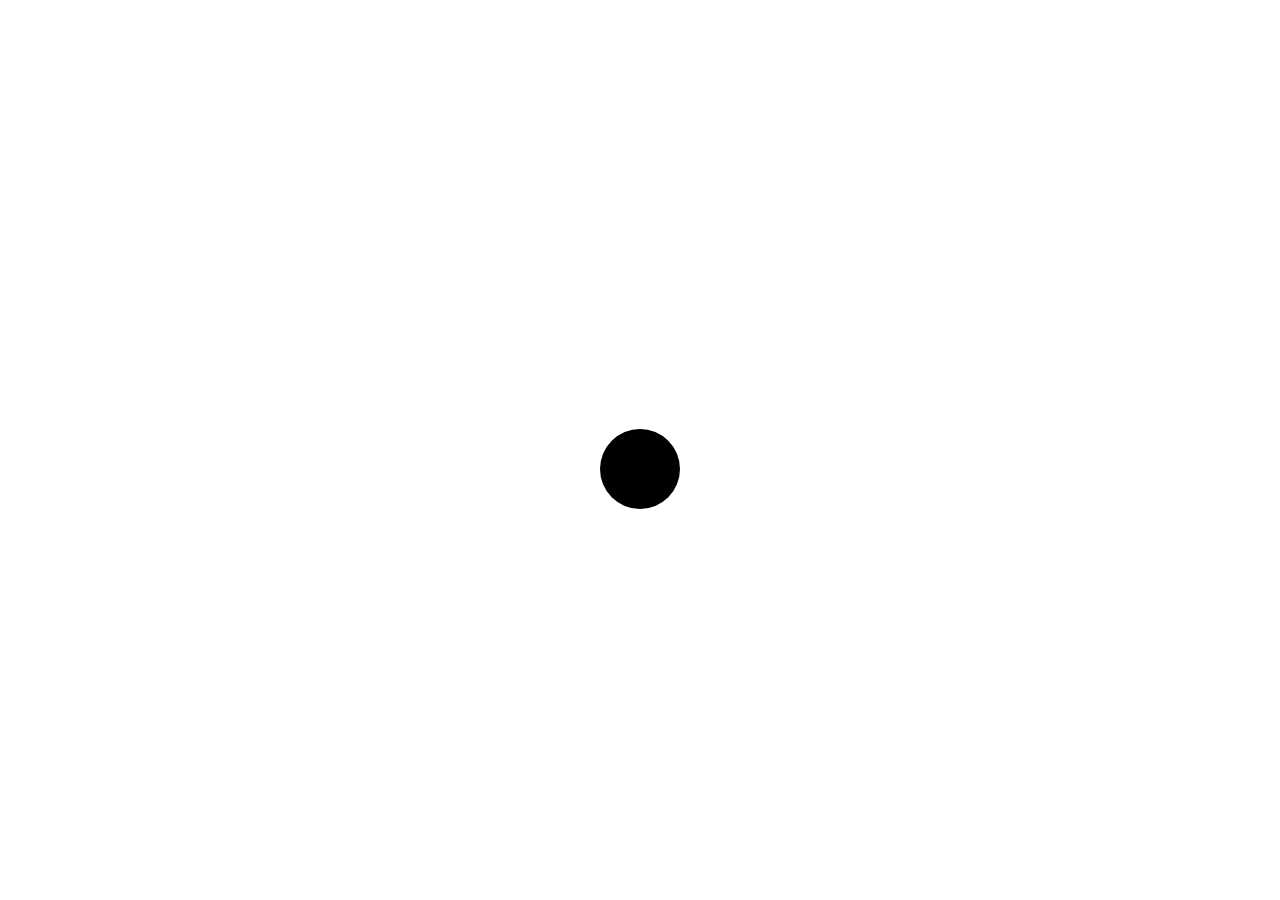
<file: index.html>
<!DOCTYPE html>
<html lang="ru">
<head>
    <meta charset="UTF-8">
    <meta name="viewport" content="width=device-width, initial-scale=1.0">
    <script src="jquery-3.4.1.min.js"  defer></script>
    <script src="script.js"  defer></script>
    <link rel="stylesheet" href="style.css">
    <link rel="shortcut icon" href="https://img.icons8.com/clouds/100/000000/bookmark-ribbon.png" type="book">
    <link rel="stylesheet" href="https://cdnjs.cloudflare.com/ajax/libs/animate.css/3.7.2/animate.min.css">
    <link href="https://fonts.googleapis.com/css?family=Montserrat&display=swap" rel="stylesheet">
    <title>Info-me</title>
</head>
<body>
    <div class="centerbox">
        <div class="allinfo">
            <div class="project">
                <p><a href="portfolio.html">ПРОЕКТЫ</a></p>
            </div>
            <div class="downinfo">
                <div class="myinfo">
                    <p><a href="maininfo.html">ОБО МНЕ</a></p>
                </div>
                <div class="contact">
                    <p><a href="number.html">КОНТАКТЫ</a></p>
                </div>
            </div>
        </div>
        <div class="allitem">
            <div class="button"></div>
        </div>
    </div>
</body>
</html>
</file>
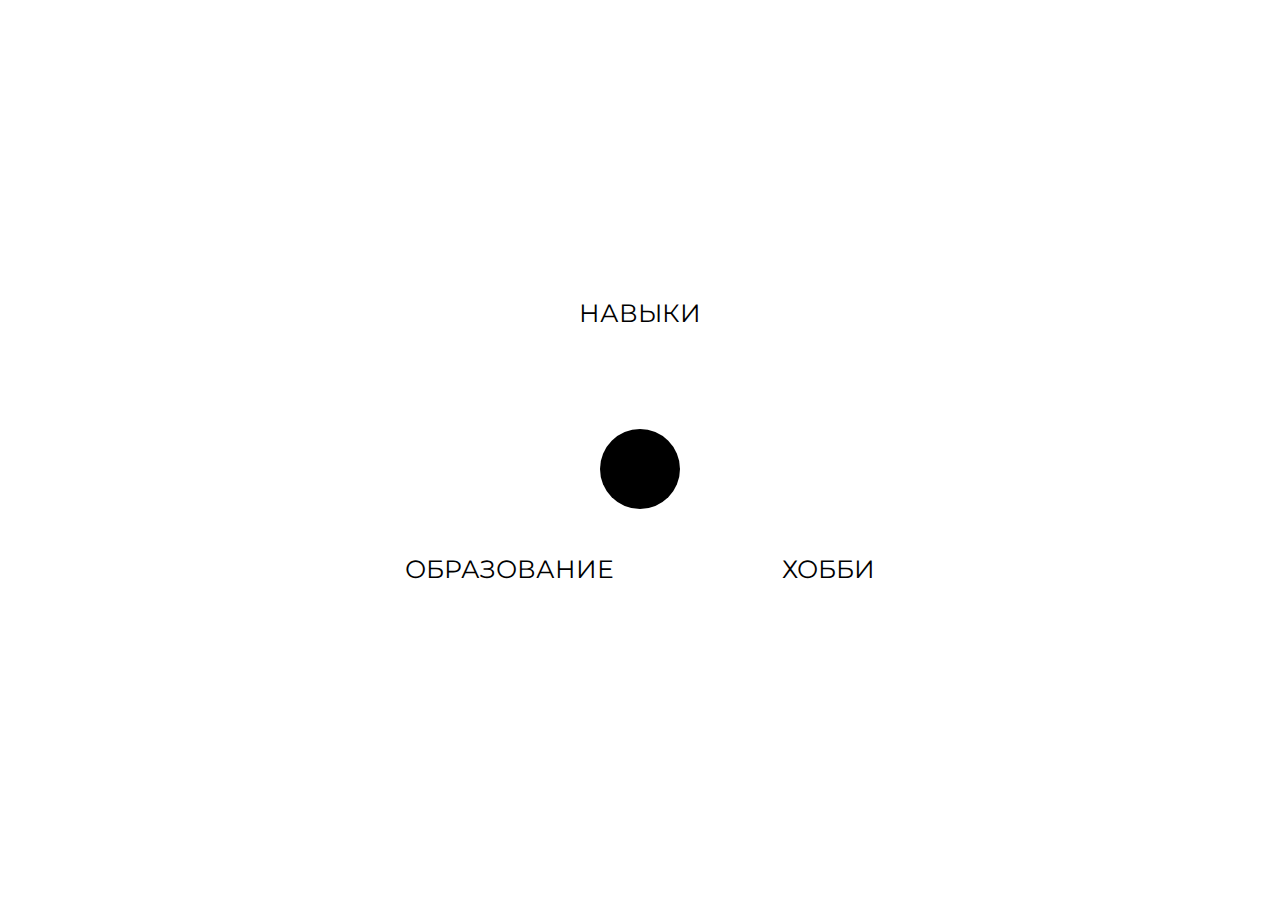
<file: maininfo.html>
<!DOCTYPE html>
<html lang="ru">
<head>
    <meta charset="UTF-8">
    <meta name="viewport" content="width=device-width, initial-scale=1.0">
    <script src="jquery-3.4.1.min.js"  defer></script>
    <script src="script.js"  defer></script>
    <link rel="stylesheet" href="style.css">
    <link rel="shortcut icon" href="https://img.icons8.com/clouds/100/000000/bookmark-ribbon.png" type="book">
    <link rel="stylesheet" href="https://cdnjs.cloudflare.com/ajax/libs/animate.css/3.7.2/animate.min.css">
    <link href="https://fonts.googleapis.com/css?family=Montserrat&display=swap" rel="stylesheet">
    <title>Info-me</title>
</head>
<body>
    <div class="centerbox">
        <div class="skills">
            <div class="project animated 1 jackInTheBox delay-1s">
                <button data-tooltip="HTML5 CSS3 Jquery JS. Умение работать в IDE(Visual Studio Code)"> 
                    НАВЫКИ
                </button>
            </div>
            <div class="downinfo">
                <div class="myinfo animated 1 jackInTheBox delay-3s">
                    <button data-tooltip="Среднее полное образование, в данный момент обучаюсь на заочном отделении в Рязанском РГРТУ. Окончил курсы Web-developer в NordicIT-school"> 
                        ОБРАЗОВАНИЕ
                    </button>
                </div>
                <div class="contact animated 1 jackInTheBox delay-2s">
                    <button data-tooltip="Сборка ПК (подбор комплектующих, полное подключение в корпус с дальнейшей настройкой), плавание, изучение новых компьютерных технологий"> 
                        ХОББИ
                    </button>
                </div>
            </div>
        </div>
        <div class="allitem">
           <a href="index.html"><div class="button"></div></a>
        </div>
    </div>
</body>
</html>
</file>
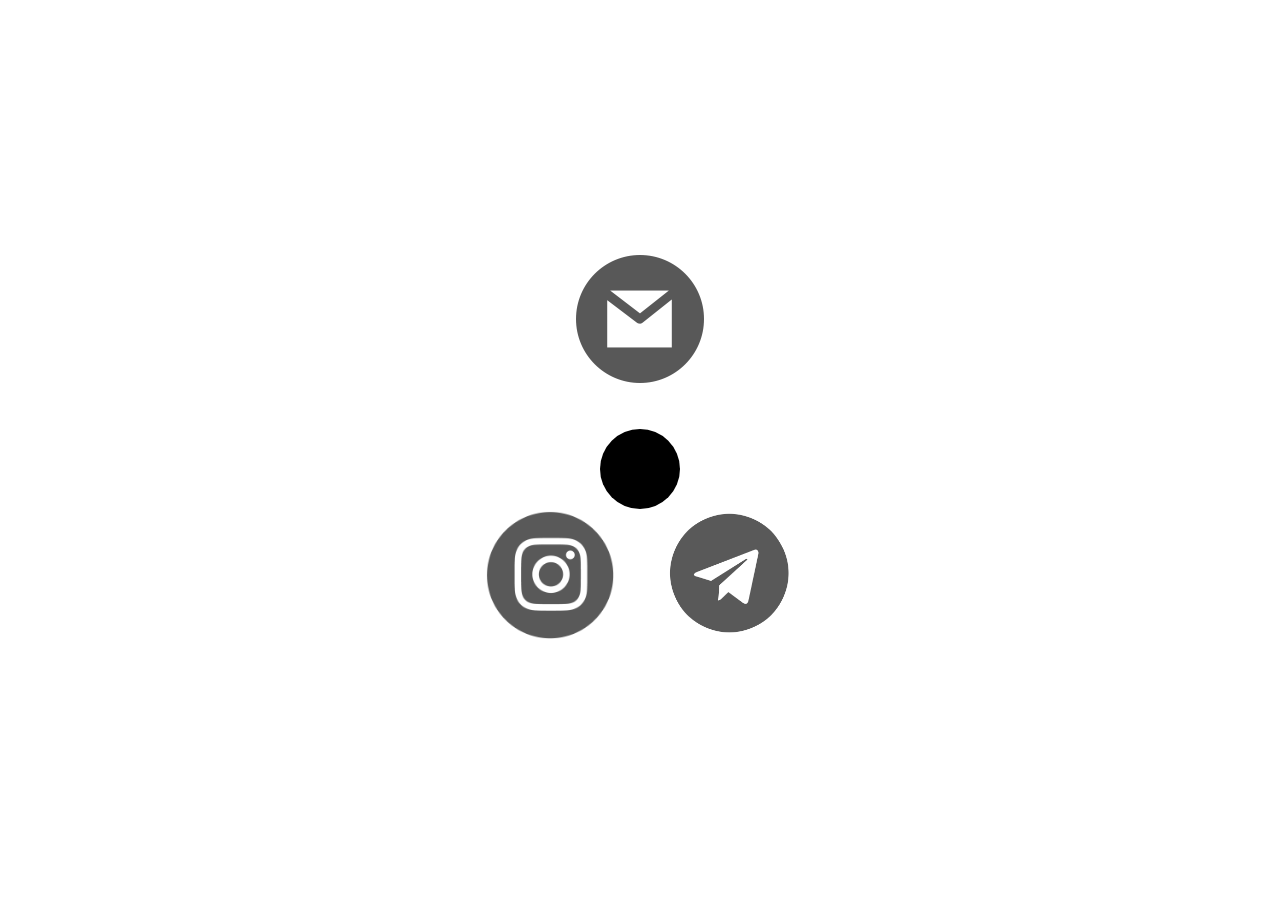
<file: number.html>
<!DOCTYPE html>
<html lang="ru">
<head>
    <meta charset="UTF-8">
    <meta name="viewport" content="width=device-width, initial-scale=1.0">
    <script src="jquery-3.4.1.min.js"  defer></script>
    <script src="script.js"  defer></script>
    <link rel="stylesheet" href="style.css">
    <link rel="shortcut icon" href="https://img.icons8.com/clouds/100/000000/bookmark-ribbon.png" type="book">
    <link rel="stylesheet" href="https://cdnjs.cloudflare.com/ajax/libs/animate.css/3.7.2/animate.min.css">
    <link href="https://fonts.googleapis.com/css?family=Montserrat&display=swap" rel="stylesheet">
    <title>Info-me</title>
</head>
<body>
    <div class="centerbox">
        <div class="allinfo">
            <div class="projectgml animated 1 jackInTheBox delay-1s">
                <a href="mailto:septuharuslan@gmail.com" target="_blank"><img class="callme" src="icon/gmail.png" alt=""></a>
            </div>
            <div class="downlogo">
                <div class="inst animated 1 jackInTheBox delay-3s">
                    <a href="https://www.instagram.com/_satana_71" target="_blank"><img class="callme" src="icon/instagram.png" alt=""></a>
                </div>
                <div class="telegram animated 1 jackInTheBox delay-2s">
                    <a href="https://teleg.run/satanosmychachos" target="_blank"><img class="callme" src="icon/telegram.png" alt=""></a>
                </div>
            </div>
        </div>
        <div class="allitem">
           <a href="index.html"> <div class="button"></div></a>
        </div>
    </div>
</body>
</html>
</file>
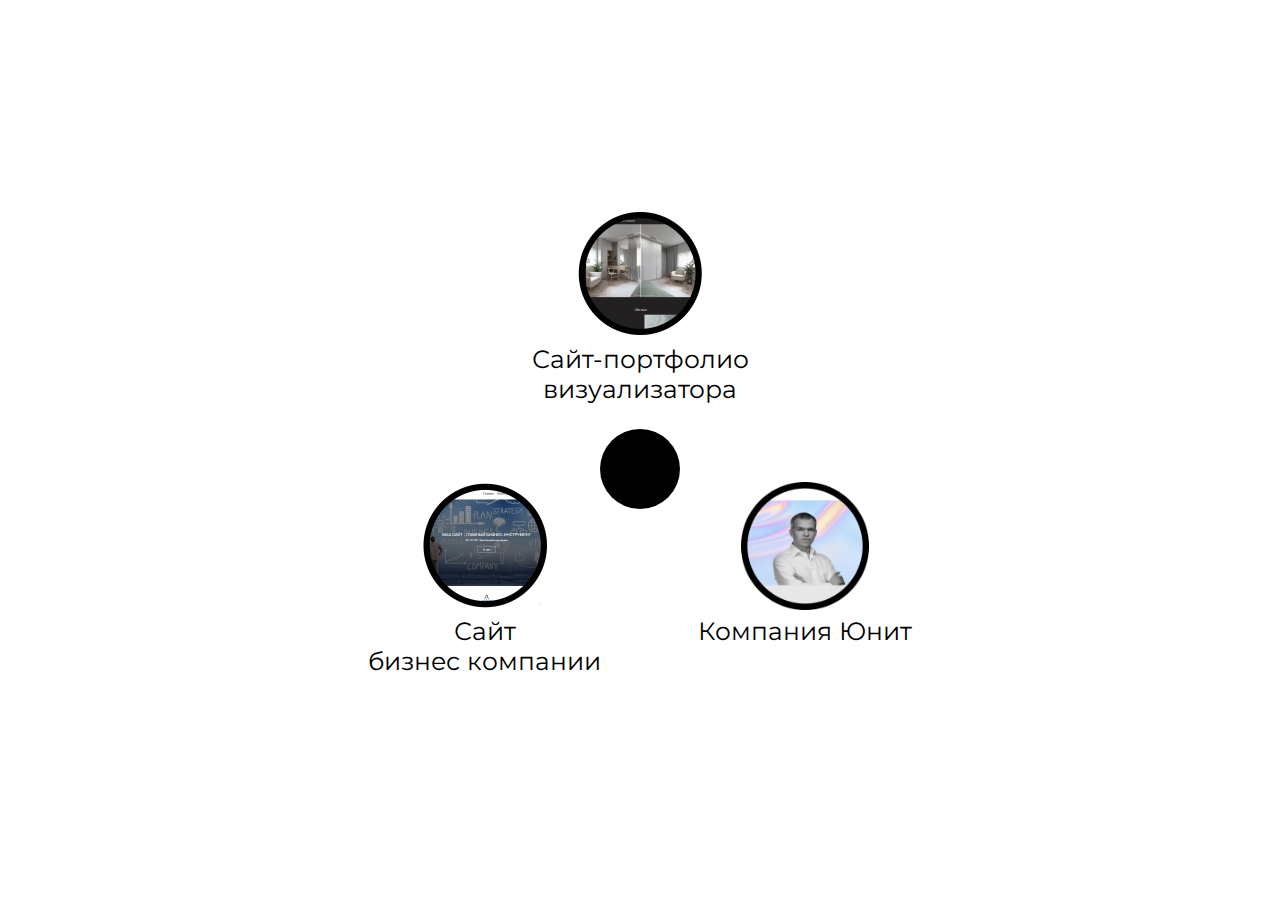
<file: portfolio.html>
<!DOCTYPE html>
<html lang="ru">
<head>
    <meta charset="UTF-8">
    <meta name="viewport" content="width=device-width, initial-scale=1.0">
    <script src="jquery-3.4.1.min.js"  defer></script>
    <script src="script.js"  defer></script>
    <link rel="stylesheet" href="style.css">
    <link rel="shortcut icon" href="https://img.icons8.com/clouds/100/000000/bookmark-ribbon.png" type="book">
    <link rel="stylesheet" href="https://cdnjs.cloudflare.com/ajax/libs/animate.css/3.7.2/animate.min.css">
    <link href="https://fonts.googleapis.com/css?family=Montserrat&display=swap" rel="stylesheet">
    <title>Info-me</title>
</head>
<body>
    <div class="centerbox">
        <div class="allinfo">
            <div class="projectgml porfys">
               <a href="design/design.html" target="_blank"><img class="porfphoto" src="icon/sitedes.png" alt=""></a><a href="design/design.html" target="_blank">Сайт-портфолио<br> визуализатора</a>
            </div>
            <div class="downinfoportf">
                <div class="myinfo porfysdwn goto">
                   <a href="gototop/index.html" target="_blank"><img class="porfphoto" src="icon/sitegoto.png" alt=""></a><a href="gototop/index.html" target="_blank">Сайт <br> бизнес компании</a>
                </div>
                <div class="contact porfysdwn">
                    <a href="test/index.html" target="_blank"><img  class="porfphoto" src="icon/Unit.png" alt=""></a><a href="test/index.html" target="_blank"><a href="test/index.html" target="_blank">Компания Юнит</a>
                </div>
            </div>
        </div>
        <div class="allitem">
           <a href="index.html"> <div class="button"></div></div></a>
    </div>
</body>
</html>
</file>
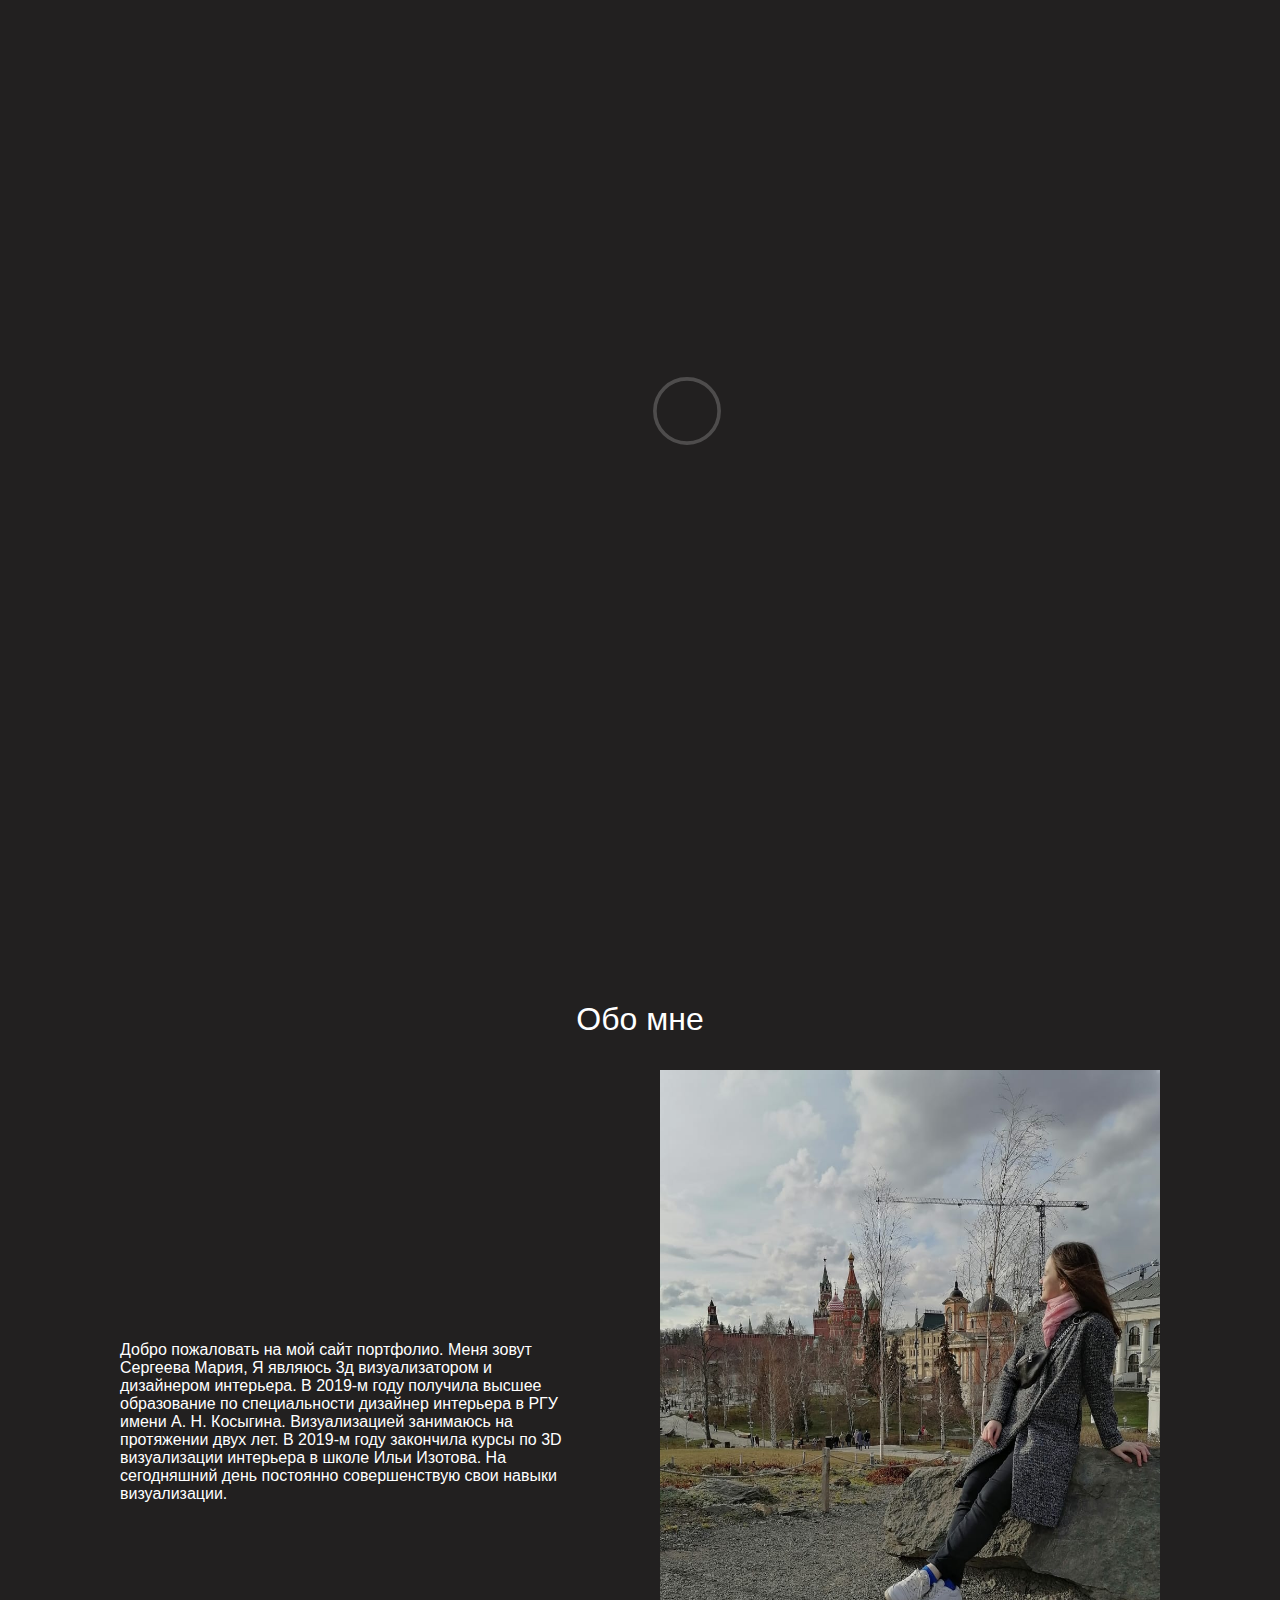
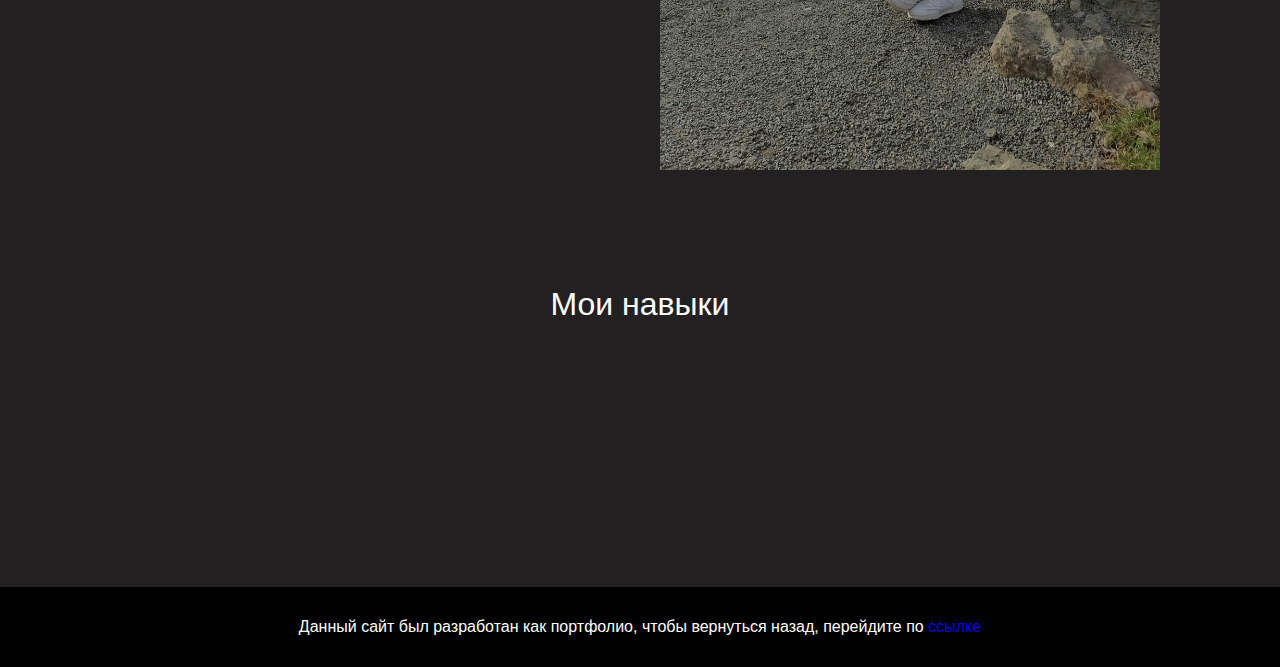
<file: design/design.html>
<!DOCTYPE html>
<html lang="ru">
<head>
    <meta charset="UTF-8">
    <meta name="viewport" content="width=device-width, initial-scale=1.0">
    <meta http-equiv="X-UA-Compatible" content="ie=edge">
    <script type="text/javascript" src="https://ajax.googleapis.com/ajax/libs/jquery/1.10.1/jquery.min.js"></script>  
    <script src="slider.js"></script>
    <link rel="stylesheet" href="des.css">
    <link rel="stylesheet" href="animate.css">
    <link rel="shortcut icon" href="icon/painting.png" type="book">
    <link rel="stylesheet" href="https://cdnjs.cloudflare.com/ajax/libs/animate.css/3.7.2/animate.min.css">
    <link href="https://fonts.googleapis.com/css?family=Montserrat&display=swap" rel="stylesheet">   
     <script src="wow.min.js"></script>
    <title>SergeevaDesign</title>
</head>
<body>

  <div id="p_prldr">
    <div class="contpre">
      <span class="svg_anm"></span>
    </div>
  </div>
  <script type="text/javascript">
    $(window).on('load', function () {
function showLoader () {
var $preloader = $('#p_prldr'),
$svg_anm = $preloader.find('.svg_anm');
$svg_anm.fadeOut();
$preloader.delay().fadeOut('slow');
}
window.setTimeout( showLoader, 3000);
  });</script>
    <div class="container">
        <div class="preview">
            <div class="loginf">
            <div class="uplogo"><img class="logostud" src="icon/draw.png" alt="логотип"></div>
                <div class="textlogo"><p class="logp">Портфолио визуализатора интерьеров</p></div>
            </div>
            <div class="buttn">
                <a class="upinf" href="#me"><span>ОБО МНЕ</span></a>
                <a class="upinf" href="#skills"><span>МОИ НАВЫКИ</span></a>
            </div>
        </div>
        <!-- слайдер -->
        <div class="slider">
          <div class="slider__wrapper">
            <div class="slider__items">
              <div class="slider__item">
                <div><img id="slid" src="img/spaln.jpg" alt=""></div>
              </div>
              <div class="slider__item">
                <div><img id="slid" src="img/spalnzel.jpg" alt=""></div>
              </div>
              <div class="slider__item">
                <div><img id="slid" src="img/gostin1.jpg" alt=""></div>
              </div>
              <div class="slider__item">
                <div><img id="slid" src="img/gostin2.jpg" alt=""></div>
              </div>
              <div class="slider__item">
                <div><img id="slid" src="img/gostin3.jpg" alt=""></div>
              </div>
              <div class="slider__item">
                <div><img id="slid" src="img/gostev.jpg" alt=""></div>
              </div>
              <div class="slider__item">
                <div><img id="slid" src="img/tual.jpg" alt=""></div>
              </div>
              <div class="slider__item">
                <div><img id="slid" src="img/vanna.jpg" alt=""></div>
              </div>
            </div>
          </div>
          <a class="slider__control slider__control_prev" href="#" role="button"></a>
          <a class="slider__control slider__control_next slider__control_show" href="#" role="button"></a>
        </div>
        <script>
          slideShow('.slider', {
            isAutoplay: true
          });
          new WOW().init();
        </script>
        <div class="bio">
          <p id="me">Обо мне</p>
        </div>
        <div class="myhistory">
          <div>
          <p class="profile">Добро пожаловать на мой сайт портфолио. Меня зовут Сергеева Мария, Я являюсь 3д визуализатором и дизайнером интерьера. В 2019-м году получила высшее образование по специальности дизайнер интерьера в РГУ имени А. Н. Косыгина. Визуализацией занимаюсь на протяжении двух лет. В 2019-м году закончила курсы по 3D визуализации интерьера в школе Ильи Изотова. На сегодняшний день постоянно совершенствую свои навыки визуализации.</p>
          </div>
          <div>
            <img id="mephoto" class="mephoto" src="img/mephoto.jpeg" alt="">
          </div>
        </div>
        <div class="bio">
          <p id="skills">Мои навыки</p>
        </div>
        <div class="skills">
          <div class="Archi skl  wow bounceIn" data-wow-offset="40">
            <img class="imgskills" src="icon/archi.png" alt="">
            <p class="skillinfo ard">Создание чертежей</p> 
          </div>
          <div class="d3max skl  wow bounceIn" data-wow-offset="40">
            <img class="imgskills"  src="icon/3dmax.png" alt="">
            <p class="skillinfo ard">Моделинг. Рендер</p> 
          </div>
          <div class="Photoshop skl  wow bounceIn" data-wow-offset="40">
            <img class="imgskills" src="icon/photoshop.png" alt="">
            <p class="skillinfo">Постобработка рендеров</p> 
          </div>
        </div>
        <div class="footer">
          <p class="footerinfo">Данный сайт был разработан как портфолио, чтобы вернуться назад, перейдите по <a href="../index.html">ссылке</a></p>
        </div>
    </div>
</body>
</html>
</file>
<file: style.css>
*{
    margin: auto;
    scroll-behavior: smooth;
}
:root{
    --txt: 'Montserrat', sans-serif;
}
.centerbox{
    width: 100%;
    height: 100%;
    display: table;
    position: absolute;
    top: 0;
    left: 0;
}
.button{
    background-color: rgb(0, 0, 0);
    border-radius: 50% 50%;
    animation: radial-pulse 2s infinite;
    position: fixed;
    left: 50%;
    top: 53%;
    width: 5rem;
    height: 5rem;
    margin-left: -2.5rem;
    margin-top: -3rem;
    cursor: pointer;
}
.allinfo{
    display: table-cell;
    text-align: center;
    vertical-align: middle;
}
.skills{
    display: table-cell;
    text-align: center;
    vertical-align: middle;
    
}
.allinfo p{
    display: none;
}
p{
    font-size: 25px;
    font-family: var(--txt);
}
a{
    text-decoration: none;
    font-family: var(--txt);
    color: black;
    font-size: 25px;
}
.project{
    height: 3em;
    font-family: var(--txt);
    cursor: pointer;
    display: inline-block;
    margin-bottom: 13rem;
}
.projectgml{
    height: 3em;
    font-family: var(--txt);
    cursor: pointer;
    display: inline-block;
    margin-bottom: 13rem;
}
.porfys{
    display: flex;
    flex-direction: column;
    margin-bottom: 14rem;
}
.porfysdwn{
    display: flex;
    flex-direction: column;
    margin-bottom: 10rem;
}
.downinfo{
    display: flex;
    justify-content: space-around;
    align-items: flex-end;
    max-width: 50%;
    cursor: pointer;
}
.downinfoportf{
    display: flex;
    justify-content: space-around;
    align-items: flex-end;
    max-width: 50%;
    cursor: pointer;
}
.downlogo{
    display: flex;
    justify-content: space-around;
    align-items: flex-end;
    max-width: 28%;
}
.myinfo{
    height: 3em;
    font-family: var(--txt);

}
.contact{
    height: 3em;
    font-family: var(--txt);
    cursor: pointer;
}
img{
    width: 8rem;
    height: 8rem;
    opacity: 0.65;
}
.porfphoto{
    opacity: 1;
}
button{
    padding: 0;
    border: none;
    font: inherit;
    background-color: transparent;
    font-family: var(--txt);
    color: black;
    font-size: 25px;
}
.tooltip{
    max-width: 18rem;
    position: fixed;
    padding: 10px 20px;
    border: 1px solid #b3c9ce;
    border-radius: 40px;
    text-align: center;
    font: var(--txt);
    font-size: 25px;
    color: black;
    background: #fff;
    box-shadow: 3px 3px 3px rgba(0, 0, 0, .3);
  }



  /* анимация центральной кнопки */
@keyframes radial-pulse {
    0% {
      box-shadow: 0 0 0 0px rgba(0, 0, 0, 0.5);
    }
   
    100% {
      box-shadow: 0 0 0 20px rgba(0, 0, 0, 0);
    }
  }


/* медиазапрос */
@media(min-width: 0px) and (max-width: 600px){
.downinfo{
    text-align: center;
    flex-direction:column;
}
a{
    font-size: 16px;
}
button{
    font-size: 16px;
}
.button{
    width: 3rem;
    height: 3rem;
    margin-left: -1.5rem;
    margin-top: -2.3rem;
}
.project{
    margin-top: 6rem;
    margin-bottom: 7rem;
}
.porfys{
    margin-top: 3rem;
    margin-bottom: 14rem;
}
.callme{
    width: 6rem;
    height: 6rem;
}
.downlogo{
    max-width: 90%;
}
.goto{
    margin-right: 2rem;
}
}
</file>
<file: design/des.css>
*{
  margin: 0 auto;
  scroll-behavior: smooth;
}
:root{
  --clrbck: rgb(34, 32, 32);     /* цвет фона */
  --fsz: 11px;                     /* размер текста шапки */
  --clrtxt: white;               /* цвет всего текста */
  --fonfml: "Open Sans","Helvetica Neue",Helvetica,Arial,sans-serif;     /* стиль текста */
}
body{
  background-color: var(--clrbck);
}
.container{
  max-width: 1300px;
}

/* анимация загрузки */
#p_prldr{
  position: fixed;
  left: 0;
  top: 0;
  right:0;
  bottom:0;
  background: var(--clrbck);
  z-index: 30;
}
   
.contpre small{
  font-size:100px;
}
   
.contpre{
  width: 250px;
  height: 100px;
  position: absolute;
  left: 42%;top: 43%;
  color:#fff;
  font-size:40px;
  letter-spacing:-2px;
  text-align:center;
  line-height:35px;
}
   
#p_prldr .svg_anm {
  position: absolute;
  width: 80px;
  height: 80px;
  background: url(img/pufff.svg) center center repeat;
  background-size: 80px;    
  margin: -16px 0 0 -16px;
}

/* шапка */
.preview{
  padding: 25px 0px 25px 0px;
  display: flex;
  color: var(--clrtxt);
  align-items: center;
  font-family: var(--fonfml);
  max-width: 100%;
}
/* кнопки */
.buttn{
  cursor: pointer;
  font-size: var(--fsz);
}
.buttn :hover{
  color: rgb(153, 140, 140);
}
.upinf{
  margin: 1em;
  color: var(--clrtxt);
  font-family: var(--fonfml);
}
a{
  text-decoration: none;
}
/* логотип студии */
.logostud{
  width: 30px;
  height: 30px;
  padding-right: 1rem;
  filter: invert(100%);
}
/*название*/
.loginf{
  display: flex;
  font-size: 19px;
  align-items: center;
}
.logp{
  text-align: center;
}
/* фото портфолио */
img{
  width: 1200px;
  height: 800px;
}

/* слайдер */
/* стили основного контейнера слайдера */
.slider {
  position: relative;
  overflow: hidden;
  max-width: 92.4%;
  margin-left: auto;
  margin-right: auto;
}

/* стили для обёртки, в которой заключены слайды */
.slider__wrapper {
  position: relative;
  overflow: hidden;
}

/* стили для контейнера слайдов */
.slider__items {
  display: flex;
  transition: transform 0.6s ease;
}

/* стили для слайдов */
.slider__item {
  flex: 0 0 100%;
  max-width: 100%;
}

/* стили для кнопок "вперед" и "назад" */
.slider__control {
  position: absolute;
  top: 50%;
  display: flex;
  align-items: center;
  justify-content: center;
  width: 40px;
  color: #fff;
  text-align: center;
  opacity: 0.5;
  height: 50px;
  transform: translateY(-50%);
  background: rgba(0, 0, 0, 0.5);
}

.slider__control:hover,
.slider__control:focus {
  color: #fff;
  text-decoration: none;
  outline: 0;
  opacity: 0.9;
}

.slider__control_prev {
  left: 0;
}

.slider__control_next {
  right: 0;
}

.slider__control::before {
  content: "";
  display: inline-block;
  width: 20px;
  height: 20px;
  background: transparent no-repeat center center;
  background-size: 100% 100%;
}

.slider__control_prev::before {
  background-image: url("data:image/svg+xml;charset=utf8,%3Csvg xmlns='http://www.w3.org/2000/svg' fill='%23fff' viewBox='0 0 8 8'%3E%3Cpath d='M5.25 0l-4 4 4 4 1.5-1.5-2.5-2.5 2.5-2.5-1.5-1.5z'/%3E%3C/svg%3E");
}

.slider__control_next::before {
  background-image: url("data:image/svg+xml;charset=utf8,%3Csvg xmlns='http://www.w3.org/2000/svg' fill='%23fff' viewBox='0 0 8 8'%3E%3Cpath d='M2.75 0l-1.5 1.5 2.5 2.5-2.5 2.5 1.5 1.5 4-4-4-4z'/%3E%3C/svg%3E");
}

/* стили для индикаторов */
.slider__indicators {
  position: absolute;
  right: 0;
  bottom: 10px;
  left: 0;
  z-index: 15;
  display: flex;
  justify-content: center;
  padding-left: 0;
  margin-right: 15%;
  margin-left: 15%;
  list-style: none;
  margin-top: 0;
  margin-bottom: 0;
}

.slider__indicators li {
  box-sizing: content-box;
  flex: 0 1 auto;
  width: 30px;
  height: 4px;
  margin-right: 3px;
  margin-left: 3px;
  text-indent: -999px;
  cursor: pointer;
  background-color: rgba(255, 255, 255, 0.5);
  background-clip: padding-box;
  border-top: 10px solid transparent;
  border-bottom: 10px solid transparent;
}

.slider__indicators li.active {
  background-color: rgb(255, 0, 0);
}

/* информация обо мне */
.bio{
  display: flex;
  align-items: center;
  color: var(--clrtxt);
  margin-top: 7rem;
  font-size: 32px;
  font-family: var(--fonfml);
  margin-bottom: 2rem;
}
.myhistory{
  display: flex;
  align-items: center;
  max-width: 1200px;
}
.mephoto{
  padding-right: 5rem;
  width: 500px;
  height: 700px;
}
.profile{
  font-family: var(--fonfml);
  color: var(--clrtxt);
  padding: 5rem;
}


/* навыки */
.skills{
  margin-top: 2rem;
  margin-bottom: 2rem;
  max-width: 80%;
  display: flex;
}
.imgskills{
  width: 150px;
  height: 150px;
  display: flex;
  align-items: center;
  filter: invert(40%);
}
.skillinfo{
  font-family: var(--fonfml);
  color: var(--clrtxt);
  padding: 1rem;
  text-align: center;
}
.skl{
  width: 30%;
}
/* подвал */
.footer{
  position: absolute;
	left: 0;
	width: 100%;
  height: 80px;
  background-color: rgb(0, 0, 0);
  align-items: center;
  display: flex;
  text-align: center;
}
.footerinfo{
  font-family: var(--fonfml);
  color: var(--clrtxt);
}


/* адаптив */
@media(min-width: 0px) and (max-width: 600px){
  .loginf{
    text-align: center;
    flex-direction:column;
    margin: 1rem;
  }
  .preview{
    text-align: center;
    flex-direction:column;
  }
  img#logostud{ 
    width: 90px;
  }
  .myhistory{
    text-align: center;
    flex-direction:column;
  }
  .profile{
    padding: 1rem;
    text-align: justify;
    text-indent: 50px;
  }
  img#mephoto{
    padding: 1px;
    width: 300px;
    height: 400px;
  }
  .slider__wrapper{
    width: 300px;
    height: 200px;
  }
  img#slid{
    width: 300px;
    height: 200px;
  }
  .skills{
    display: flex;
    flex-direction: column;
    margin-left: -1rem;
    padding-left: 0em;
    max-width: 100%;
  }
  .skillinfo{
    text-align: center;
    display: flex;
    padding-left: 1rem;
  }
  .ard{
    padding-left: 33px;
  }
  .skl{
    animation-duration:"1.2s";
  }
  .contpre{
    left: 16%;top: 45%;
  }

}
</file>
